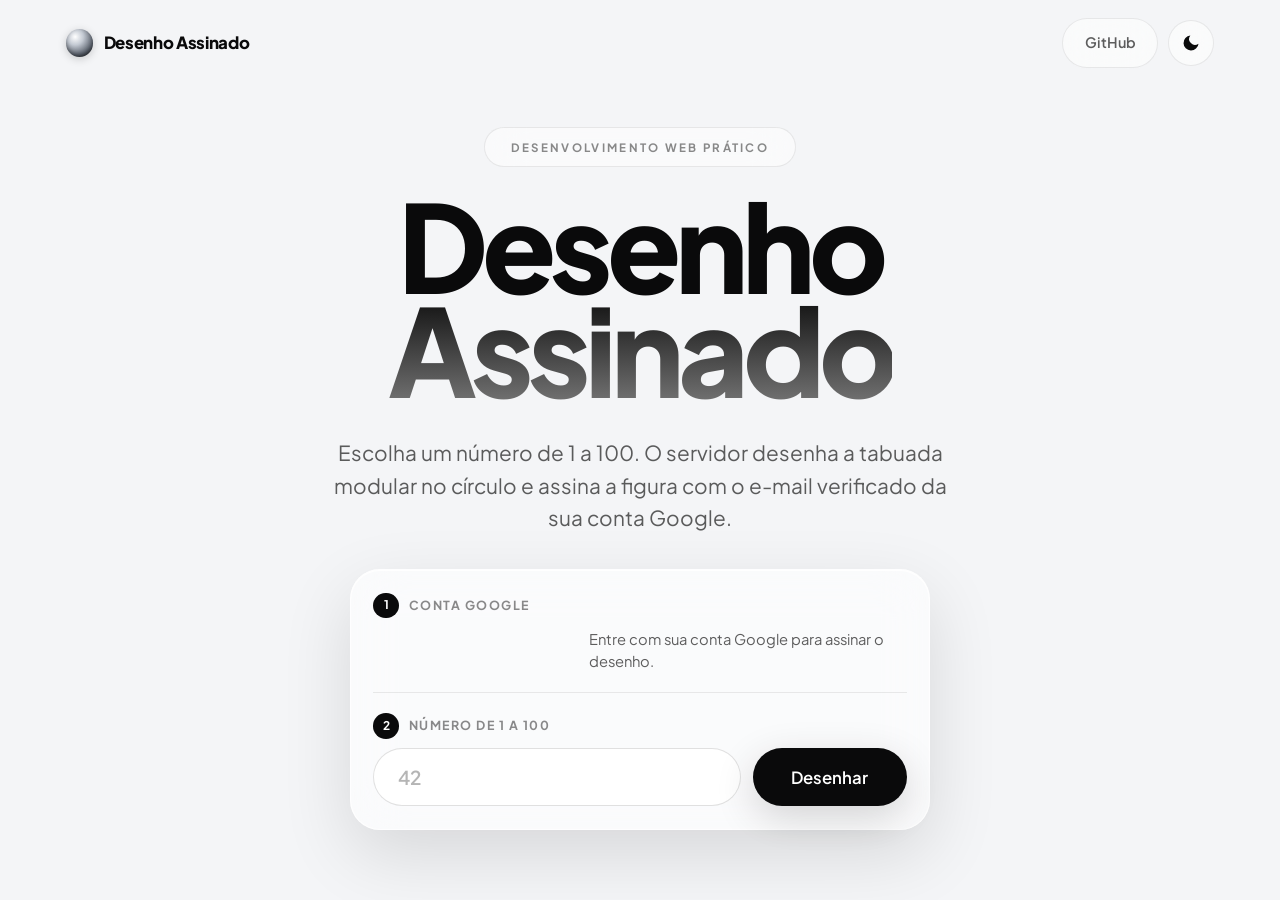
<file: public/index.html>
<!DOCTYPE html>
<html lang="pt-BR">
<head>
  <meta charset="UTF-8">
  <meta name="viewport" content="width=device-width, initial-scale=1, viewport-fit=cover">
  <title>Desenho Assinado</title>
  <meta name="description" content="Escolha um número de 1 a 100 e receba uma figura em SVG gerada no servidor e assinada com o e-mail da sua conta Google.">
  <meta name="theme-color" content="#ffffff">
  <meta name="color-scheme" content="only light">
  <link rel="icon" href="data:image/svg+xml,%3Csvg xmlns='http://www.w3.org/2000/svg' viewBox='0 0 64 64'%3E%3Cdefs%3E%3CradialGradient id='g' cx='35%25' cy='30%25' r='75%25'%3E%3Cstop offset='0' stop-color='%23fff'/%3E%3Cstop offset='.45' stop-color='%23a9b0ba'/%3E%3Cstop offset='1' stop-color='%23111'/%3E%3C/radialGradient%3E%3C/defs%3E%3Ccircle cx='32' cy='32' r='30' fill='url(%23g)'/%3E%3C/svg%3E">
  <link rel="preconnect" href="https://fonts.googleapis.com">
  <link rel="preconnect" href="https://fonts.gstatic.com" crossorigin>
  <link rel="stylesheet" href="https://fonts.googleapis.com/css2?family=Plus+Jakarta+Sans:wght@400;500;600;700;800&display=swap">
  <link rel="stylesheet" href="style.css">
  <script>
    try { if (localStorage.getItem("tema") === "escuro") document.documentElement.dataset.tema = "escuro"; } catch {}
  </script>
</head>
<body>

  <header id="topo" class="topo">
    <a class="marca" href="#topo"><span class="marca-icone" aria-hidden="true"></span>Desenho Assinado</a>
    <div class="topo-direita">
    <nav class="topo-nav" aria-label="Principal">
      <a href="https://github.com/RogerMoreira-Dev/2bim-Avalia1" target="_blank" rel="noopener noreferrer">GitHub</a>
    </nav>
    <button id="tema" class="tema" type="button" aria-pressed="false" aria-label="Ativar modo escuro" title="Modo escuro">
      <svg class="icone-lua" viewBox="0 0 24 24" aria-hidden="true"><path d="M21 12.8A9 9 0 1 1 11.2 3a7 7 0 0 0 9.8 9.8z"/></svg>
      <svg class="icone-sol" viewBox="0 0 24 24" aria-hidden="true"><circle cx="12" cy="12" r="4.5"/><path d="M12 1.5v3M12 19.5v3M1.5 12h3M19.5 12h3M4.6 4.6l2.1 2.1M17.3 17.3l2.1 2.1M4.6 19.4l2.1-2.1M17.3 6.7l2.1-2.1"/></svg>
    </button>
    </div>
  </header>

  <main>
    <section class="hero">
      <span class="selo">Desenvolvimento Web Prático</span>

      <h1 class="titulo">Desenho <span class="liquido">Assinado</span></h1>

      <p class="descricao">
        Escolha um número de 1 a 100. O servidor desenha a tabuada modular no círculo
        e assina a figura com o e-mail verificado da sua conta Google.
      </p>

      <form id="formulario" class="painel" novalidate>
        <div class="etapa">
          <span class="etapa-rotulo"><span class="etapa-numero">1</span> Conta Google</span>
          <div class="login">
            <div id="botao-google" class="botao-google"
                 data-client-id="480835708714-hddghopq8b9lhcs7fl7jbchcgum09sba.apps.googleusercontent.com"></div>
            <p id="estado-login" class="estado" aria-live="polite">Entre com sua conta Google para assinar o desenho.</p>
          </div>
        </div>

        <div class="etapa">
          <label class="etapa-rotulo" for="numero"><span class="etapa-numero">2</span> Número de 1 a 100</label>
          <div class="linha">
            <input id="numero" name="numero" type="number" inputmode="numeric" min="1" max="100" step="1" required placeholder="42" autocomplete="off">
            <button id="desenhar" class="btn btn-primario" type="submit">Desenhar</button>
          </div>
        </div>
      </form>

      <p id="mensagem" role="alert"></p>
    </section>

    <section id="resultado" class="resultado" aria-label="Desenho gerado" hidden>
      <figure id="desenho" class="moldura" aria-live="polite"></figure>
      <div class="acoes">
        <button id="baixar" class="btn btn-primario" type="button" hidden>Baixar SVG</button>
        <button id="outro" class="btn btn-secundario" type="button">Desenhar outro</button>
      </div>
    </section>

  </main>

  <noscript><p class="aviso-noscript">Ative o JavaScript para entrar com o Google e gerar o desenho.</p></noscript>

  <script src="https://accounts.google.com/gsi/client" async onload="window.iniciarGoogle &amp;&amp; window.iniciarGoogle()"></script>
  <script type="module" src="script.js"></script>
</body>
</html>
</file>
<file: public/style.css>
:root {
  --tinta: #0a0a0b;
  --tinta-suave: rgba(10, 10, 11, 0.66);
  --tinta-fraca: rgba(10, 10, 11, 0.48);
  --vidro: rgba(255, 255, 255, 0.58);
  --vidro-forte: rgba(255, 255, 255, 0.86);
  --borda: rgba(0, 0, 0, 0.08);
  --borda-clara: rgba(255, 255, 255, 0.75);
  --erro: #b42318;
  --erro-fundo: rgba(255, 236, 234, 0.9);
  --erro-borda: rgba(180, 35, 24, 0.22);
  --ok: #067647;
  --sombra: 0 24px 70px rgba(0, 0, 0, 0.12);
  --curva: cubic-bezier(0.16, 1, 0.3, 1);
  color-scheme: only light;
}

*,
*::before,
*::after {
  box-sizing: border-box;
}

[hidden] {
  display: none !important;
}

html {
  -webkit-text-size-adjust: 100%;
  text-size-adjust: 100%;
  scroll-behavior: smooth;
}

body {
  margin: 0;
  min-height: 100vh;
  min-height: 100svh;
  display: flex;
  flex-direction: column;
  background: #f4f5f7;
  color: var(--tinta);
  font-family: "Plus Jakarta Sans", system-ui, -apple-system, "Segoe UI", Roboto, sans-serif;
  line-height: 1.5;
  overflow-x: hidden;
  -webkit-font-smoothing: antialiased;
}

main,
.topo {
  position: relative;
  z-index: 2;
}

/* Cabeçalho */

.topo {
  width: 100%;
  max-width: 1180px;
  margin: 0 auto;
  padding: 1.1rem 16px 0;
  display: flex;
  align-items: center;
  justify-content: space-between;
  gap: 1rem;
}

.marca {
  display: inline-flex;
  white-space: nowrap;
  align-items: center;
  gap: 0.65rem;
  color: var(--tinta);
  font-weight: 800;
  font-size: 1.05rem;
  letter-spacing: -0.02em;
  text-decoration: none;
}

.marca-icone {
  width: 1.7rem;
  height: 1.7rem;
  flex: none;
  border-radius: 50%;
  background: radial-gradient(circle at 34% 28%, #ffffff 0%, #c4cad3 30%, #59606b 68%, #0a0a0b 100%);
  box-shadow: inset 0 -2px 4px rgba(0, 0, 0, 0.35), 0 2px 8px rgba(0, 0, 0, 0.18);
}

.topo-nav {
  display: flex;
  gap: 0.35rem;
  padding: 0.35rem;
  border-radius: 999px;
  border: 1px solid var(--borda);
  background: rgba(255, 255, 255, 0.55);
  -webkit-backdrop-filter: blur(20px);
  backdrop-filter: blur(20px);
}

.topo-nav a {
  white-space: nowrap;
  padding: 0.5rem 1rem;
  border-radius: 999px;
  color: var(--tinta-suave);
  font-size: 0.9rem;
  font-weight: 600;
  text-decoration: none;
  transition: background 0.3s var(--curva), color 0.3s var(--curva);
}

.topo-nav a:hover {
  background: rgba(255, 255, 255, 0.95);
  color: var(--tinta);
}

main {
  flex: 1;
}

/* Modo escuro (acessibilidade): inverte as cores da página inteira.
   O desenho e o botão do Google são invertidos de volta para manter as cores originais. */

html[data-tema="escuro"] {
  filter: invert(1) hue-rotate(180deg);
  background: #ffffff;
}

html[data-tema="escuro"] .moldura svg,
html[data-tema="escuro"] .botao-google {
  filter: invert(1) hue-rotate(180deg);
}

.topo-direita {
  display: flex;
  align-items: center;
  gap: 0.6rem;
}

.tema {
  display: inline-grid;
  place-items: center;
  width: 46px;
  height: 46px;
  flex: none;
  padding: 0;
  border-radius: 50%;
  border: 1px solid var(--borda);
  background: rgba(255, 255, 255, 0.55);
  -webkit-backdrop-filter: blur(20px);
  backdrop-filter: blur(20px);
  color: var(--tinta);
  cursor: pointer;
  transition: background 0.3s var(--curva), transform 0.3s var(--curva);
}

.tema:hover {
  background: rgba(255, 255, 255, 0.95);
  transform: rotate(-12deg);
}

.tema svg {
  width: 20px;
  height: 20px;
  fill: currentColor;
  stroke: currentColor;
  stroke-width: 2;
  stroke-linecap: round;
}

.tema .icone-lua {
  stroke: none;
}

.tema .icone-sol,
html[data-tema="escuro"] .tema .icone-lua {
  display: none;
}

html[data-tema="escuro"] .tema .icone-sol {
  display: block;
}

/* Hero */

.hero {
  min-height: calc(100vh - 72px);
  min-height: calc(100svh - 72px);
  max-width: 980px;
  margin: 0 auto;
  padding: 2.5rem 16px 3rem;
  display: flex;
  flex-direction: column;
  align-items: center;
  justify-content: center;
  gap: 1.6rem;
  text-align: center;
}

.selo {
  display: inline-block;
  padding: 0.65rem 1.6rem;
  border-radius: 999px;
  border: 1px solid var(--borda);
  background: rgba(255, 255, 255, 0.5);
  -webkit-backdrop-filter: blur(20px);
  backdrop-filter: blur(20px);
  font-size: 0.72rem;
  font-weight: 700;
  letter-spacing: 0.2em;
  text-transform: uppercase;
  color: var(--tinta-fraca);
}

.titulo {
  margin: 0;
  font-size: clamp(3.2rem, 12vw, 7.6rem);
  font-weight: 800;
  line-height: 0.86;
  letter-spacing: -0.05em;
  color: var(--tinta);
}

.liquido {
  display: block;
  padding-bottom: 0.08em;
  background: linear-gradient(180deg, #111111 0%, #7a7a7a 100%);
  -webkit-background-clip: text;
  background-clip: text;
  -webkit-text-fill-color: transparent;
  color: transparent;
}

.descricao {
  margin: 0;
  max-width: 620px;
  font-size: clamp(1.05rem, 2.4vw, 1.3rem);
  line-height: 1.55;
  color: var(--tinta-suave);
  text-wrap: pretty;
}

/* Painel do formulário */

.painel {
  width: min(100%, 580px);
  margin-top: 0.6rem;
  padding: 1.4rem;
  display: grid;
  gap: 1.25rem;
  text-align: left;
  border-radius: 30px;
  border: 1px solid var(--borda-clara);
  background: var(--vidro);
  -webkit-backdrop-filter: blur(26px) saturate(1.4);
  backdrop-filter: blur(26px) saturate(1.4);
  box-shadow: var(--sombra), inset 0 1px 0 rgba(255, 255, 255, 0.9);
}

.etapa {
  display: grid;
  gap: 0.6rem;
}

.etapa + .etapa {
  padding-top: 1.25rem;
  border-top: 1px solid var(--borda);
}

.etapa-rotulo {
  display: inline-flex;
  align-items: center;
  gap: 0.6rem;
  font-size: 0.78rem;
  font-weight: 700;
  letter-spacing: 0.12em;
  text-transform: uppercase;
  color: var(--tinta-fraca);
}

.etapa-numero {
  display: inline-grid;
  place-items: center;
  width: 1.6rem;
  height: 1.6rem;
  border-radius: 50%;
  background: var(--tinta);
  color: #ffffff;
  font-size: 0.75rem;
  letter-spacing: 0;
}

.login {
  display: flex;
  flex-wrap: wrap;
  align-items: center;
  gap: 0.75rem 1rem;
}

.botao-google {
  min-height: 44px;
  min-width: 200px;
}

.estado {
  flex: 1 1 200px;
  margin: 0;
  font-size: 0.92rem;
  color: var(--tinta-suave);
  overflow-wrap: anywhere;
}

.estado.conectado {
  color: var(--ok);
  font-weight: 600;
}

.linha {
  display: flex;
  gap: 0.75rem;
}

input[type="number"] {
  flex: 1;
  min-width: 0;
  height: 58px;
  padding: 0 1.5rem;
  border-radius: 999px;
  border: 1px solid rgba(0, 0, 0, 0.12);
  background: var(--vidro-forte);
  color: var(--tinta);
  font: inherit;
  font-size: 1.2rem;
  font-weight: 600;
  transition: border-color 0.3s var(--curva), box-shadow 0.3s var(--curva), background 0.3s var(--curva);
}

input[type="number"]::placeholder {
  color: rgba(10, 10, 11, 0.3);
}

input[type="number"]:hover {
  background: #ffffff;
}

input[type="number"]:focus {
  outline: none;
  border-color: var(--tinta);
  background: #ffffff;
  box-shadow: 0 0 0 4px rgba(10, 10, 11, 0.12);
}

/* Botões */

.btn {
  display: inline-flex;
  align-items: center;
  justify-content: center;
  gap: 0.6rem;
  height: 58px;
  padding: 0 2.4rem;
  border-radius: 999px;
  border: none;
  font: inherit;
  font-size: 1.05rem;
  font-weight: 600;
  white-space: nowrap;
  text-decoration: none;
  cursor: pointer;
  transition: transform 0.6s var(--curva), box-shadow 0.6s var(--curva), background 0.6s var(--curva), opacity 0.3s;
}

.btn-primario {
  background: var(--tinta);
  color: #ffffff;
  box-shadow: 0 12px 40px rgba(0, 0, 0, 0.16);
}

.btn-primario:hover:not(:disabled) {
  transform: translateY(-4px) scale(1.02);
  box-shadow: 0 22px 55px rgba(0, 0, 0, 0.26);
}

.btn-secundario {
  background: rgba(255, 255, 255, 0.62);
  -webkit-backdrop-filter: blur(25px);
  backdrop-filter: blur(25px);
  color: var(--tinta);
  border: 1px solid rgba(0, 0, 0, 0.12);
}

.btn-secundario:hover:not(:disabled) {
  transform: translateY(-4px);
  background: rgba(255, 255, 255, 0.95);
}

.btn:active:not(:disabled) {
  transform: translateY(0) scale(0.98);
}

.btn:disabled {
  cursor: progress;
  opacity: 0.7;
}

.btn[aria-busy="true"]::before {
  content: "";
  width: 1.05em;
  height: 1.05em;
  border-radius: 50%;
  border: 2px solid rgba(255, 255, 255, 0.35);
  border-top-color: #ffffff;
  animation: girar 0.8s linear infinite;
}

@keyframes girar {
  to {
    transform: rotate(360deg);
  }
}

:focus-visible {
  outline: 3px solid var(--tinta);
  outline-offset: 3px;
}

input[type="number"]:focus-visible {
  outline: none;
}

/* Mensagem de erro */

#mensagem {
  margin: 0;
  max-width: 580px;
  padding: 0.85rem 1.4rem;
  border-radius: 18px;
  border: 1px solid var(--erro-borda);
  background: var(--erro-fundo);
  -webkit-backdrop-filter: blur(20px);
  backdrop-filter: blur(20px);
  color: var(--erro);
  font-weight: 600;
  animation: surgir 0.6s var(--curva);
}

#mensagem:empty {
  display: none;
}

/* Resultado */

.resultado {
  max-width: 980px;
  margin: 0 auto;
  padding: 1rem 16px 5rem;
  display: flex;
  flex-direction: column;
  align-items: center;
  gap: 1.6rem;
  scroll-margin-top: 1.5rem;
}

.moldura {
  margin: 0;
  width: min(100%, 560px);
  border-radius: 30px;
  overflow: hidden;
  background: #0d1117;
  border: 1px solid var(--borda-clara);
  box-shadow: 0 40px 100px rgba(0, 0, 0, 0.28), 0 0 0 8px rgba(255, 255, 255, 0.45);
  animation: surgir 0.9s var(--curva);
}

.moldura svg {
  display: block;
  width: 100%;
  height: auto;
}

.acoes {
  display: flex;
  flex-wrap: wrap;
  justify-content: center;
  gap: 1rem;
}

@keyframes surgir {
  from {
    opacity: 0;
    transform: translateY(16px) scale(0.98);
  }
  to {
    opacity: 1;
    transform: none;
  }
}

.aviso-noscript {
  position: fixed;
  left: 16px;
  right: 16px;
  bottom: 16px;
  z-index: 3;
  margin: 0;
  padding: 1rem;
  border-radius: 18px;
  background: var(--tinta);
  color: #ffffff;
  text-align: center;
}

/* Navegadores sem backdrop-filter */

@supports not ((backdrop-filter: blur(1px)) or (-webkit-backdrop-filter: blur(1px))) {
  .painel,
  .selo,
  .topo-nav,
  .btn-secundario,
  #mensagem {
    background: rgba(255, 255, 255, 0.94);
  }
}

/* Telas pequenas */

@media (max-width: 640px) {
  .hero {
    padding-top: 2rem;
    gap: 1.3rem;
  }

  .topo-nav a {
    padding: 0.45rem 0.8rem;
    font-size: 0.85rem;
  }



  .painel {
    padding: 1.1rem;
    border-radius: 26px;
  }

  .linha {
    flex-direction: column;
  }

  input[type="number"] {
    flex: none;
    width: 100%;
  }

  .btn {
    width: 100%;
  }

  .acoes {
    width: 100%;
    max-width: 360px;
    flex-direction: column;
  }
}

@media (max-width: 480px) {
  .topo-nav {
    display: none;
  }

  .selo {
    padding: 0.6rem 1.2rem;
    font-size: 0.66rem;
    letter-spacing: 0.14em;
  }
}

@media (prefers-reduced-motion: reduce) {
  *,
  *::before,
  *::after {
    animation-duration: 0.01ms !important;
    animation-iteration-count: 1 !important;
    transition-duration: 0.01ms !important;
    scroll-behavior: auto !important;
  }
}
</file>
